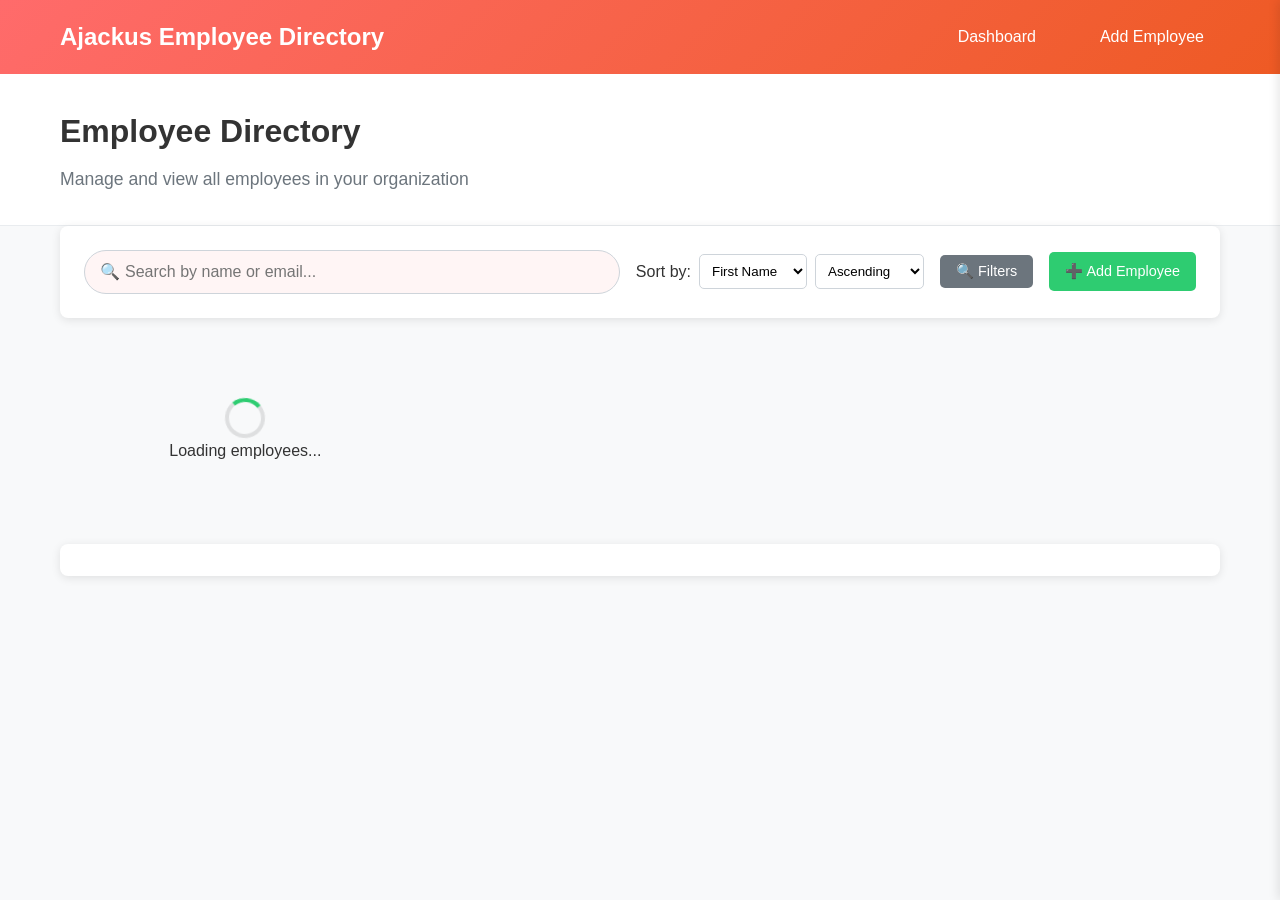
<file: index.html>
<!DOCTYPE html>
<html lang="en">
<head>
    <meta charset="UTF-8">
    <meta name="viewport" content="width=device-width, initial-scale=1.0">
    <title>Ajackus Employee Directory</title>
    <meta http-equiv="refresh" content="0; url=dashboard.html">
    <style>
        body {
            font-family: 'Segoe UI', Tahoma, Geneva, Verdana, sans-serif;
            display: flex;
            justify-content: center;
            align-items: center;
            height: 100vh;
            margin: 0;
            background: linear-gradient(135deg, #ff6b6b 0%, #ee5a24 100%);
            color: white;
        }
        .loading {
            text-align: center;
        }
        .spinner {
            border: 4px solid rgba(255,255,255,0.3);
            border-radius: 50%;
            border-top: 4px solid white;
            width: 40px;
            height: 40px;
            animation: spin 1s linear infinite;
            margin: 0 auto 20px;
        }
        @keyframes spin {
            0% { transform: rotate(0deg); }
            100% { transform: rotate(360deg); }
        }
    </style>
</head>
<body>
    <div class="loading">
        <div class="spinner"></div>
        <h2>Redirecting to Employee Directory...</h2>
    </div>
</body>
</html>
</file>
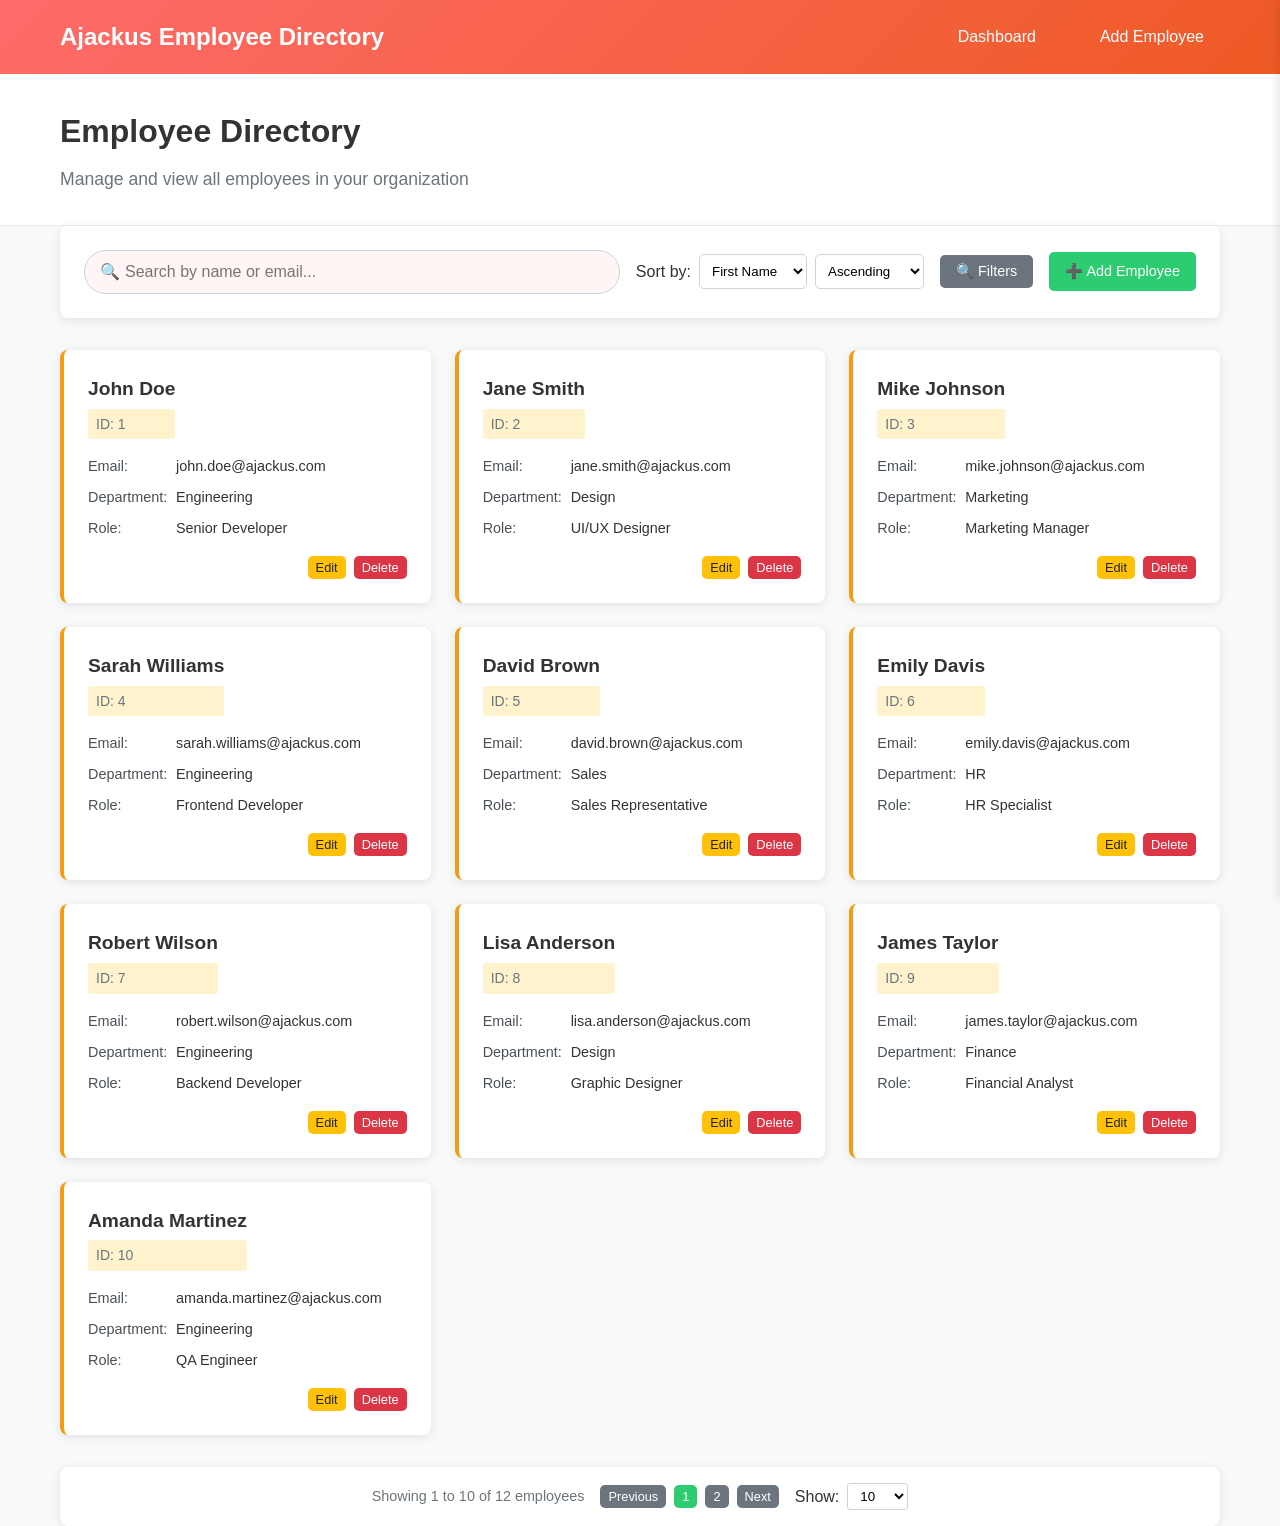
<file: dashboard.html>
<!DOCTYPE html>
<html lang="en">
<head>
    <meta charset="UTF-8">
    <meta name="viewport" content="width=device-width, initial-scale=1.0">
    <title>Employee Directory - Dashboard</title>
    <link rel="stylesheet" href="css/style.css">
    <link rel="stylesheet" href="css/dashboard.css">
</head>
<body>
    <!-- Header -->
    <header class="header">
        <div class="container">
            <div class="header-content">
                <div class="logo">Ajackus Employee Directory</div>
                <nav class="nav-links">
                    <a href="dashboard.html" class="active">Dashboard</a>
                    <a href="form.html">Add Employee</a>
                </nav>
            </div>
        </div>
    </header>

    <!-- Main Content -->
    <main>
        <!-- Dashboard Header -->
        <section class="dashboard-header">
            <div class="container">
                <h1 class="dashboard-title">Employee Directory</h1>
                <p class="dashboard-subtitle">Manage and view all employees in your organization</p>
            </div>
        </section>

        <div class="container">
            <!-- Message Container -->
            <div id="messageContainer"></div>

            <!-- Controls Section -->
            <section class="controls-section">
                <div class="controls-row">
                    <!-- Search Box -->
                    <div class="search-box">
                        <input type="text" id="searchInput" placeholder="Search by name or email..." />
                    </div>

                    <!-- Sort Controls -->
                    <div class="sort-controls">
                        <label>Sort by:</label>
                        <select class="sort-select" id="sortBy" onchange="handleSort()">
                            <option value="firstName">First Name</option>
                            <option value="lastName">Last Name</option>
                            <option value="department">Department</option>
                            <option value="role">Role</option>
                        </select>
                        <select class="sort-select" id="sortOrder" onchange="handleSort()">
                            <option value="asc">Ascending</option>
                            <option value="desc">Descending</option>
                        </select>
                    </div>

                    <!-- Filter Button -->
                    <button class="btn btn-secondary" id="filterBtn">
                        🔍 Filters
                    </button>

                    <!-- Add Employee Button -->
                    <a href="form.html" class="btn btn-primary">
                        ➕ Add Employee
                    </a>
                </div>
            </section>

            <!-- Employee List -->
            <section id="employeeContainer" class="employee-container">
                <!-- Employee cards will be rendered here -->
            </section>

            <!-- Pagination -->
            <section id="paginationContainer" class="pagination-container">
                <!-- Pagination controls will be rendered here -->
            </section>
        </div>
    </main>

    <!-- Filter Sidebar -->
    <div class="filter-sidebar" id="filterSidebar">
        <div class="filter-header">
            <h3 class="filter-title">Filter Employees</h3>
            <button class="close-filter" id="closeFilter">&times;</button>
        </div>
        <div class="filter-content">
            <div class="filter-group">
                <label class="filter-label">First Name</label>
                <input type="text" class="filter-select" id="firstNameFilter" placeholder="Enter first name...">
            </div>
            <div class="filter-group">
                <label class="filter-label">Department</label>
                <select class="filter-select" id="departmentFilter">
                    <option value="">All Departments</option>
                    <!-- Department options will be populated by JavaScript -->
                </select>
            </div>
            <div class="filter-group">
                <label class="filter-label">Role</label>
                <select class="filter-select" id="roleFilter">
                    <option value="">All Roles</option>
                    <!-- Role options will be populated by JavaScript -->
                </select>
            </div>
            <div class="filter-buttons">
                <button class="btn btn-primary" id="applyFilters">Apply Filters</button>
                <button class="btn btn-secondary" id="clearFilters">Clear All</button>
            </div>
        </div>
    </div>

    <!-- Scripts -->
    <script src="js/data.js"></script>
    <script src="js/dashboard.js"></script>
</body>
</html>
</file>
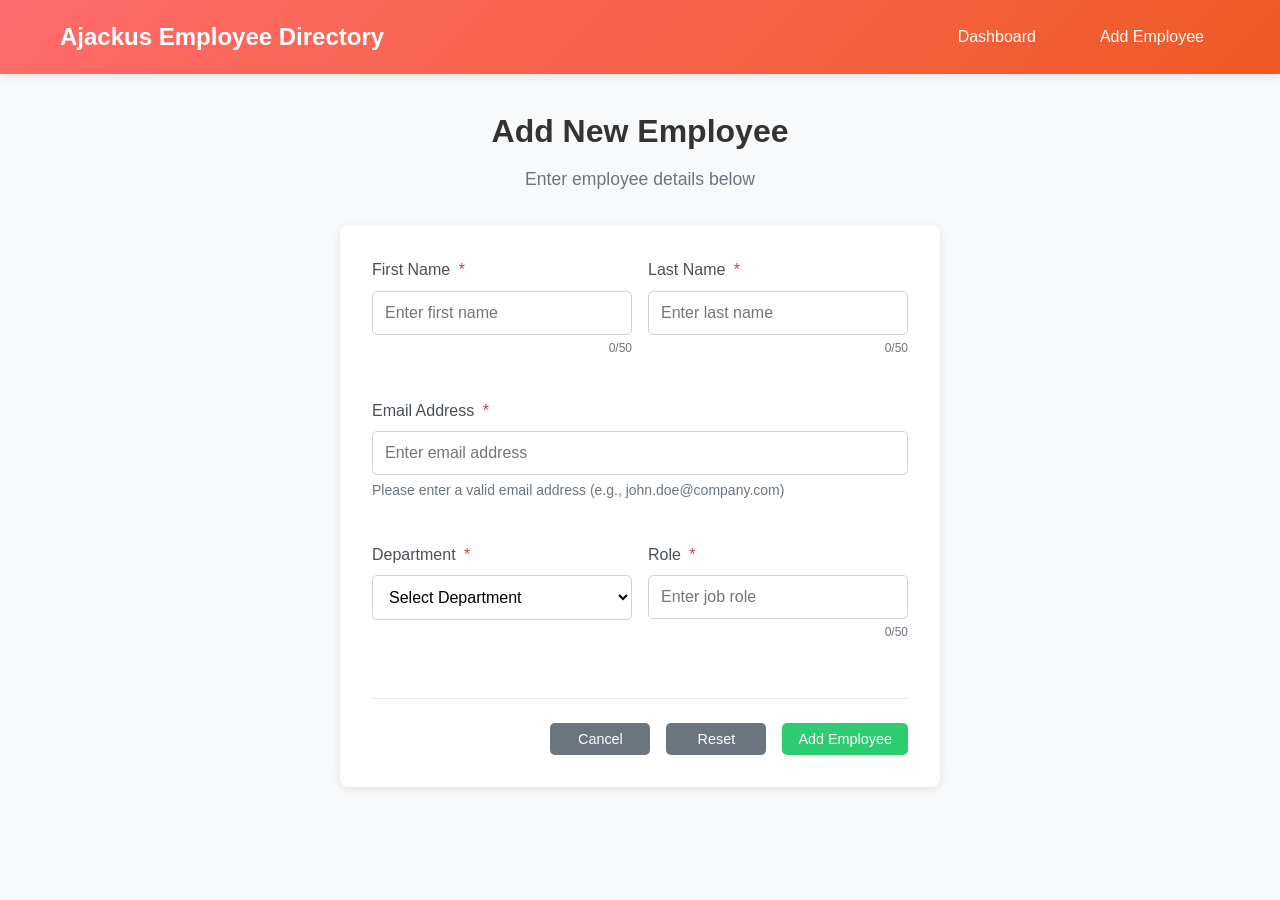
<file: form.html>
<!DOCTYPE html>
<html lang="en">
<head>
    <meta charset="UTF-8">
    <meta name="viewport" content="width=device-width, initial-scale=1.0">
    <title>Employee Form - Ajackus</title>
    <link rel="stylesheet" href="css/style.css">
    <link rel="stylesheet" href="css/form.css">
</head>
<body>
    <!-- Header -->
    <header class="header">
        <div class="container">
            <div class="header-content">
                <div class="logo">Ajackus Employee Directory</div>
                <nav class="nav-links">
                    <a href="dashboard.html">Dashboard</a>
                    <a href="form.html" class="active">Add Employee</a>
                </nav>
            </div>
        </div>
    </header>

    <!-- Main Content -->
    <main>
        <div class="container">
            <!-- Form Container -->
            <div class="form-container">
                <!-- Form Header -->
                <div class="form-header">
                    <h1 class="form-title" id="formTitle">Add New Employee</h1>
                    <p class="form-subtitle" id="formSubtitle">Enter employee details below</p>
                </div>

                <!-- Message Container -->
                <div id="messageContainer"></div>

                <!-- Form Card -->
                <div class="form-card">
                    <form id="employeeForm" novalidate>
                        <!-- Name Fields -->
                        <div class="form-row">
                            <div class="form-group">
                                <label for="firstName" class="form-label">
                                    First Name <span class="required">*</span>
                                </label>
                                <input 
                                    type="text" 
                                    id="firstName" 
                                    name="firstName" 
                                    class="form-control" 
                                    placeholder="Enter first name"
                                    maxlength="50"
                                    required
                                />
                                <div class="error-message" id="firstNameError"></div>
                                <div class="char-counter" id="firstNameCounter">0/50</div>
                            </div>

                            <div class="form-group">
                                <label for="lastName" class="form-label">
                                    Last Name <span class="required">*</span>
                                </label>
                                <input 
                                    type="text" 
                                    id="lastName" 
                                    name="lastName" 
                                    class="form-control" 
                                    placeholder="Enter last name"
                                    maxlength="50"
                                    required
                                />
                                <div class="error-message" id="lastNameError"></div>
                                <div class="char-counter" id="lastNameCounter">0/50</div>
                            </div>
                        </div>

                        <!-- Email Field -->
                        <div class="form-row full-width">
                            <div class="form-group">
                                <label for="email" class="form-label">
                                    Email Address <span class="required">*</span>
                                </label>
                                <input 
                                    type="email" 
                                    id="email" 
                                    name="email" 
                                    class="form-control" 
                                    placeholder="Enter email address"
                                    required
                                />
                                <div class="error-message" id="emailError"></div>
                                <div class="field-hint">Please enter a valid email address (e.g., john.doe@company.com)</div>
                            </div>
                        </div>

                        <!-- Department and Role Fields -->
                        <div class="form-row">
                            <div class="form-group">
                                <label for="department" class="form-label">
                                    Department <span class="required">*</span>
                                </label>
                                <select id="department" name="department" class="form-control" required>
                                    <option value="">Select Department</option>
                                    <option value="Engineering">Engineering</option>
                                    <option value="Design">Design</option>
                                    <option value="Marketing">Marketing</option>
                                    <option value="Sales">Sales</option>
                                    <option value="HR">HR</option>
                                    <option value="Finance">Finance</option>
                                    <option value="Operations">Operations</option>
                                    <option value="Product">Product</option>
                                    <option value="Support">Support</option>
                                    <option value="Other">Other</option>
                                </select>
                                <div class="error-message" id="departmentError"></div>
                            </div>

                            <div class="form-group">
                                <label for="role" class="form-label">
                                    Role <span class="required">*</span>
                                </label>
                                <input 
                                    type="text" 
                                    id="role" 
                                    name="role" 
                                    class="form-control" 
                                    placeholder="Enter job role"
                                    maxlength="50"
                                    required
                                />
                                <div class="error-message" id="roleError"></div>
                                <div class="char-counter" id="roleCounter">0/50</div>
                            </div>
                        </div>

                        <!-- Form Actions -->
                        <div class="form-actions">
                            <button type="button" class="btn btn-secondary" id="cancelBtn">
                                Cancel
                            </button>
                            <button type="button" class="btn btn-secondary" onclick="resetForm()">
                                Reset
                            </button>
                            <button type="submit" class="btn btn-primary" id="submitBtn">
                                Add Employee
                            </button>
                        </div>
                    </form>
                </div>
            </div>
        </div>
    </main>

    <!-- Scripts -->
    <script src="js/data.js"></script>
    <script src="js/form.js"></script>
</body>
</html>
</file>
<file: css/style.css>
/* ==========================================================================
   RESET AND BASE STYLES
   ========================================================================== */

/* Reset all elements to a consistent starting point */
/* This removes default browser styling so we can control everything ourselves */
* {
    margin: 0;
    padding: 0;
    box-sizing: border-box;
}

body {
    font-family: 'Segoe UI', Tahoma, Geneva, Verdana, sans-serif;
    line-height: 1.6;
    color: #333;
    background-color: #f8f9fa;
}

/* Container */
.container {
    max-width: 1200px;
    margin: 0 auto;
    padding: 0 20px;
}

/* ==========================================================================
   HEADER STYLES
   ========================================================================== */

/* Main header with warm gradient background */
/* This creates the top navigation bar that appears on every page */
.header {
    background: linear-gradient(135deg, #ff6b6b 0%, #ee5a24 100%);
    color: white;
    padding: 1rem 0;
    box-shadow: 0 2px 10px rgba(0,0,0,0.1);
}

.header-content {
    display: flex;
    justify-content: space-between;
    align-items: center;
}

.logo {
    font-size: 1.5rem;
    font-weight: bold;
}

.nav-links {
    display: flex;
    gap: 2rem;
}

.nav-links a {
    color: white;
    text-decoration: none;
    padding: 0.5rem 1rem;
    border-radius: 5px;
    transition: background-color 0.3s ease;
}

.nav-links a:hover {
    background-color: rgba(255,255,255,0.1);
}

/* ==========================================================================
   BUTTON STYLES
   ========================================================================== */

/* Base button styles that all buttons inherit */
/* This creates consistent button appearance across the application */
.btn {
    display: inline-block;
    padding: 0.5rem 1rem;
    border: none;
    border-radius: 5px;
    cursor: pointer;
    text-decoration: none;
    font-size: 0.9rem;
    transition: all 0.3s ease;
    text-align: center;
}

.btn-primary {
    background-color: #2ecc71;
    color: white;
}

.btn-primary:hover {
    background-color: #27ae60;
}

.btn-secondary {
    background-color: #6c757d;
    color: white;
}

.btn-secondary:hover {
    background-color: #545b62;
}

.btn-success {
    background-color: #3498db;
    color: white;
}

.btn-success:hover {
    background-color: #2980b9;
}

.btn-danger {
    background-color: #dc3545;
    color: white;
}

.btn-danger:hover {
    background-color: #c82333;
}

.btn-warning {
    background-color: #ffc107;
    color: #212529;
}

.btn-warning:hover {
    background-color: #e0a800;
}

.btn-sm {
    padding: 0.25rem 0.5rem;
    font-size: 0.8rem;
}

/* Cards */
.card {
    background: white;
    border-radius: 8px;
    box-shadow: 0 2px 10px rgba(0,0,0,0.1);
    padding: 1.5rem;
    margin-bottom: 1rem;
    transition: transform 0.3s ease, box-shadow 0.3s ease;
}

.card:hover {
    transform: translateY(-2px);
    box-shadow: 0 4px 20px rgba(0,0,0,0.15);
}

/* Forms */
.form-group {
    margin-bottom: 1rem;
}

.form-label {
    display: block;
    margin-bottom: 0.5rem;
    font-weight: 500;
    color: #495057;
}

.form-control {
    width: 100%;
    padding: 0.75rem;
    border: 1px solid #ced4da;
    border-radius: 5px;
    font-size: 1rem;
    transition: border-color 0.3s ease, box-shadow 0.3s ease;
}

.form-control:focus {
    outline: none;
    border-color: #2ecc71;
    box-shadow: 0 0 0 0.2rem rgba(46,204,113,0.25);
}

.form-control.error {
    border-color: #dc3545;
}

.error-message {
    color: #dc3545;
    font-size: 0.875rem;
    margin-top: 0.25rem;
    display: none;
}

.error-message.show {
    display: block;
}

/* Alerts */
.alert {
    padding: 1rem;
    border-radius: 5px;
    margin-bottom: 1rem;
    border: 1px solid transparent;
}

.alert-success {
    color: #155724;
    background-color: #d1ecf1;
    border-color: #bee5eb;
}

.alert-danger {
    color: #721c24;
    background-color: #f8d7da;
    border-color: #f5c6cb;
}

.alert-warning {
    color: #856404;
    background-color: #fff3cd;
    border-color: #ffeaa7;
}

/* Utilities */
.text-center {
    text-align: center;
}

.text-right {
    text-align: right;
}

.mb-1 { margin-bottom: 0.25rem; }
.mb-2 { margin-bottom: 0.5rem; }
.mb-3 { margin-bottom: 1rem; }
.mb-4 { margin-bottom: 1.5rem; }

.mt-1 { margin-top: 0.25rem; }
.mt-2 { margin-top: 0.5rem; }
.mt-3 { margin-top: 1rem; }
.mt-4 { margin-top: 1.5rem; }

.d-flex {
    display: flex;
}

.justify-between {
    justify-content: space-between;
}

.align-center {
    align-items: center;
}

.gap-1 { gap: 0.25rem; }
.gap-2 { gap: 0.5rem; }
.gap-3 { gap: 1rem; }

/* Loading spinner */
.spinner {
    border: 4px solid rgba(0,0,0,0.1);
    border-radius: 50%;
    border-top: 4px solid #2ecc71;
    width: 40px;
    height: 40px;
    animation: spin 1s linear infinite;
    margin: 0 auto;
}

@keyframes spin {
    0% { transform: rotate(0deg); }
    100% { transform: rotate(360deg); }
}

/* Responsive design */
@media (max-width: 768px) {
    .container {
        padding: 0 15px;
    }
    
    .header-content {
        flex-direction: column;
        gap: 1rem;
    }
    
    .nav-links {
        gap: 1rem;
    }
    
    .d-flex {
        flex-direction: column;
    }
    
    .justify-between {
        justify-content: flex-start;
    }
}

@media (max-width: 480px) {
    .card {
        padding: 1rem;
    }
    
    .btn {
        width: 100%;
        margin-bottom: 0.5rem;
    }
}
</file>
<file: css/dashboard.css>
/* Dashboard specific styles */

/* Dashboard header */
.dashboard-header {
    background: white;
    padding: 2rem 0;
    border-bottom: 1px solid #e9ecef;
}

.dashboard-title {
    font-size: 2rem;
    color: #333;
    margin-bottom: 0.5rem;
}

.dashboard-subtitle {
    color: #6c757d;
    font-size: 1.1rem;
}

/* Controls section */
.controls-section {
    background: white;
    padding: 1.5rem;
    border-radius: 8px;
    box-shadow: 0 2px 10px rgba(0,0,0,0.1);
    margin-bottom: 2rem;
}

.controls-row {
    display: flex;
    gap: 1rem;
    align-items: center;
    flex-wrap: wrap;
}

.search-box {
    flex: 1;
    min-width: 250px;
    position: relative;
}

.search-box input {
    width: 100%;
    padding: 0.75rem 1rem 0.75rem 2.5rem;
    border: 1px solid #ced4da;
    border-radius: 25px;
    font-size: 1rem;
    background: #fff5f5;
}

.search-box::before {
    content: "🔍";
    position: absolute;
    left: 1rem;
    top: 50%;
    transform: translateY(-50%);
    color: #6c757d;
}

/* Filter sidebar */
.filter-sidebar {
    position: fixed;
    top: 0;
    right: -350px;
    width: 350px;
    height: 100vh;
    background: white;
    box-shadow: -2px 0 10px rgba(0,0,0,0.1);
    transition: right 0.3s ease;
    z-index: 1000;
    overflow-y: auto;
}

.filter-sidebar.open {
    right: 0;
}

.filter-header {
    padding: 1.5rem;
    border-bottom: 1px solid #e9ecef;
    display: flex;
    justify-content: space-between;
    align-items: center;
}

.filter-title {
    font-size: 1.2rem;
    font-weight: 600;
}

.close-filter {
    background: none;
    border: none;
    font-size: 1.5rem;
    cursor: pointer;
    color: #6c757d;
}

.filter-content {
    padding: 1.5rem;
}

.filter-group {
    margin-bottom: 1.5rem;
}

.filter-label {
    display: block;
    margin-bottom: 0.5rem;
    font-weight: 500;
    color: #495057;
}

.filter-select {
    width: 100%;
    padding: 0.5rem;
    border: 1px solid #ced4da;
    border-radius: 5px;
    background: white;
}

.filter-buttons {
    display: flex;
    gap: 0.5rem;
    margin-top: 1rem;
}

/* Employee grid/list */
.employee-container {
    display: grid;
    grid-template-columns: repeat(auto-fill, minmax(300px, 1fr));
    gap: 1.5rem;
    margin-bottom: 2rem;
}

.employee-card {
    background: white;
    border-radius: 8px;
    box-shadow: 0 2px 10px rgba(0,0,0,0.1);
    padding: 1.5rem;
    transition: transform 0.3s ease, box-shadow 0.3s ease;
    border-left: 4px solid #f39c12;
}

.employee-card:hover {
    transform: translateY(-2px);
    box-shadow: 0 4px 20px rgba(0,0,0,0.15);
}

.employee-header {
    display: flex;
    justify-content: space-between;
    align-items: flex-start;
    margin-bottom: 1rem;
}

.employee-name {
    font-size: 1.2rem;
    font-weight: 600;
    color: #333;
    margin-bottom: 0.25rem;
}

.employee-id {
    font-size: 0.875rem;
    color: #6c757d;
    background: #fff3cd;
    padding: 0.25rem 0.5rem;
    border-radius: 3px;
}

.employee-info {
    margin-bottom: 1rem;
}

.employee-info-item {
    display: flex;
    align-items: center;
    margin-bottom: 0.5rem;
    font-size: 0.9rem;
}

.employee-info-label {
    font-weight: 500;
    color: #495057;
    min-width: 80px;
    margin-right: 0.5rem;
}

.employee-info-value {
    color: #333;
}

.employee-actions {
    display: flex;
    gap: 0.5rem;
    justify-content: flex-end;
}

/* Pagination */
.pagination-container {
    display: flex;
    justify-content: center;
    align-items: center;
    gap: 1rem;
    margin-top: 2rem;
    padding: 1rem;
    background: white;
    border-radius: 8px;
    box-shadow: 0 2px 10px rgba(0,0,0,0.1);
}

.pagination-info {
    color: #6c757d;
    font-size: 0.9rem;
}

.pagination-controls {
    display: flex;
    gap: 0.5rem;
    align-items: center;
}

.page-size-selector {
    display: flex;
    align-items: center;
    gap: 0.5rem;
}

.page-size-selector select {
    padding: 0.25rem 0.5rem;
    border: 1px solid #ced4da;
    border-radius: 3px;
    background: white;
}

/* Sort controls */
.sort-controls {
    display: flex;
    align-items: center;
    gap: 0.5rem;
}

.sort-select {
    padding: 0.5rem;
    border: 1px solid #ced4da;
    border-radius: 5px;
    background: white;
}

/* Empty state */
.empty-state {
    text-align: center;
    padding: 3rem;
    color: #6c757d;
}

.empty-state-icon {
    font-size: 4rem;
    margin-bottom: 1rem;
    opacity: 0.5;
}

/* Loading state */
.loading-state {
    text-align: center;
    padding: 3rem;
}

/* Responsive design */
@media (max-width: 768px) {
    .employee-container {
        grid-template-columns: 1fr;
    }
    
    .controls-row {
        flex-direction: column;
        align-items: stretch;
    }
    
    .search-box {
        min-width: auto;
    }
    
    .filter-sidebar {
        width: 100%;
        right: -100%;
    }
    
    .pagination-container {
        flex-direction: column;
        gap: 0.5rem;
    }
    
    .pagination-controls {
        flex-wrap: wrap;
        justify-content: center;
    }
}

@media (max-width: 480px) {
    .employee-card {
        padding: 1rem;
    }
    
    .employee-header {
        flex-direction: column;
        align-items: flex-start;
        gap: 0.5rem;
    }
    
    .employee-actions {
        width: 100%;
        justify-content: stretch;
    }
    
    .employee-actions .btn {
        flex: 1;
    }
}
</file>
<file: css/form.css>
/* Form specific styles */

/* Form container */
.form-container {
    max-width: 600px;
    margin: 0 auto;
    padding: 2rem 0;
}

.form-header {
    text-align: center;
    margin-bottom: 2rem;
}

.form-title {
    font-size: 2rem;
    color: #333;
    margin-bottom: 0.5rem;
}

.form-subtitle {
    color: #6c757d;
    font-size: 1.1rem;
}

/* Form card */
.form-card {
    background: white;
    border-radius: 8px;
    box-shadow: 0 2px 10px rgba(0,0,0,0.1);
    padding: 2rem;
}

/* Form layout */
.form-row {
    display: grid;
    grid-template-columns: 1fr 1fr;
    gap: 1rem;
    margin-bottom: 1rem;
}

.form-row.full-width {
    grid-template-columns: 1fr;
}

/* Form groups */
.form-group {
    margin-bottom: 1.5rem;
}

.form-group label {
    display: block;
    margin-bottom: 0.5rem;
    font-weight: 500;
    color: #495057;
}

.form-group input,
.form-group select,
.form-group textarea {
    width: 100%;
    padding: 0.75rem;
    border: 1px solid #ced4da;
    border-radius: 5px;
    font-size: 1rem;
    transition: border-color 0.3s ease, box-shadow 0.3s ease;
    background: white;
}

.form-group input:focus,
.form-group select:focus,
.form-group textarea:focus {
    outline: none;
    border-color: #2ecc71;
    box-shadow: 0 0 0 0.2rem rgba(46,204,113,0.25);
}

.form-group input.error,
.form-group select.error,
.form-group textarea.error {
    border-color: #dc3545;
}

.form-group input.error:focus,
.form-group select.error:focus,
.form-group textarea.error:focus {
    box-shadow: 0 0 0 0.2rem rgba(220,53,69,0.25);
}

/* Error messages */
.error-message {
    color: #dc3545;
    font-size: 0.875rem;
    margin-top: 0.25rem;
    display: none;
    animation: fadeIn 0.3s ease;
}

.error-message.show {
    display: block;
}

@keyframes fadeIn {
    from { opacity: 0; transform: translateY(-10px); }
    to { opacity: 1; transform: translateY(0); }
}

/* Form actions */
.form-actions {
    display: flex;
    gap: 1rem;
    justify-content: flex-end;
    margin-top: 2rem;
    padding-top: 1.5rem;
    border-top: 1px solid #e9ecef;
}

.form-actions .btn {
    min-width: 100px;
}

/* Required field indicator */
.required {
    color: #dc3545;
    margin-left: 0.25rem;
}

/* Form validation states */
.form-group.valid input,
.form-group.valid select,
.form-group.valid textarea {
    border-color: #2ecc71;
}

.form-group.valid input:focus,
.form-group.valid select:focus,
.form-group.valid textarea:focus {
    box-shadow: 0 0 0 0.2px solid #2ecc71;
}

/* Success message */
.success-message {
    background: #d1ecf1;
    color: #0c5460;
    border: 1px solid #bee5eb;
    border-radius: 5px;
    padding: 1rem;
    margin-bottom: 1rem;
    display: none;
    animation: slideIn 0.3s ease;
}

.success-message.show {
    display: block;
}

@keyframes slideIn {
    from { opacity: 0; transform: translateY(-20px); }
    to { opacity: 1; transform: translateY(0); }
}

/* Loading state for form submission */
.form-loading {
    position: relative;
    pointer-events: none;
}

.form-loading::after {
    content: '';
    position: absolute;
    top: 0;
    left: 0;
    right: 0;
    bottom: 0;
    background: rgba(255,255,255,0.8);
    display: flex;
    align-items: center;
    justify-content: center;
    border-radius: 8px;
}

.form-loading::before {
    content: '';
    position: absolute;
    top: 50%;
    left: 50%;
    transform: translate(-50%, -50%);
    width: 30px;
    height: 30px;
    border: 3px solid #f3f3f3;
    border-top: 3px solid #2ecc71;
    border-radius: 50%;
    animation: spin 1s linear infinite;
    z-index: 1;
}

/* Form field hints */
.field-hint {
    font-size: 0.875rem;
    color: #6c757d;
    margin-top: 0.25rem;
}

/* Character counter */
.char-counter {
    font-size: 0.75rem;
    color: #6c757d;
    text-align: right;
    margin-top: 0.25rem;
}

.char-counter.warning {
    color: #f39c12;
}

.char-counter.danger {
    color: #dc3545;
}

/* Responsive design */
@media (max-width: 768px) {
    .form-container {
        padding: 1rem;
    }
    
    .form-card {
        padding: 1.5rem;
    }
    
    .form-row {
        grid-template-columns: 1fr;
        gap: 0;
    }
    
    .form-actions {
        flex-direction: column;
    }
    
    .form-actions .btn {
        width: 100%;
    }
}

@media (max-width: 480px) {
    .form-card {
        padding: 1rem;
    }
    
    .form-title {
        font-size: 1.5rem;
    }
    
    .form-subtitle {
        font-size: 1rem;
    }
}
</file>
